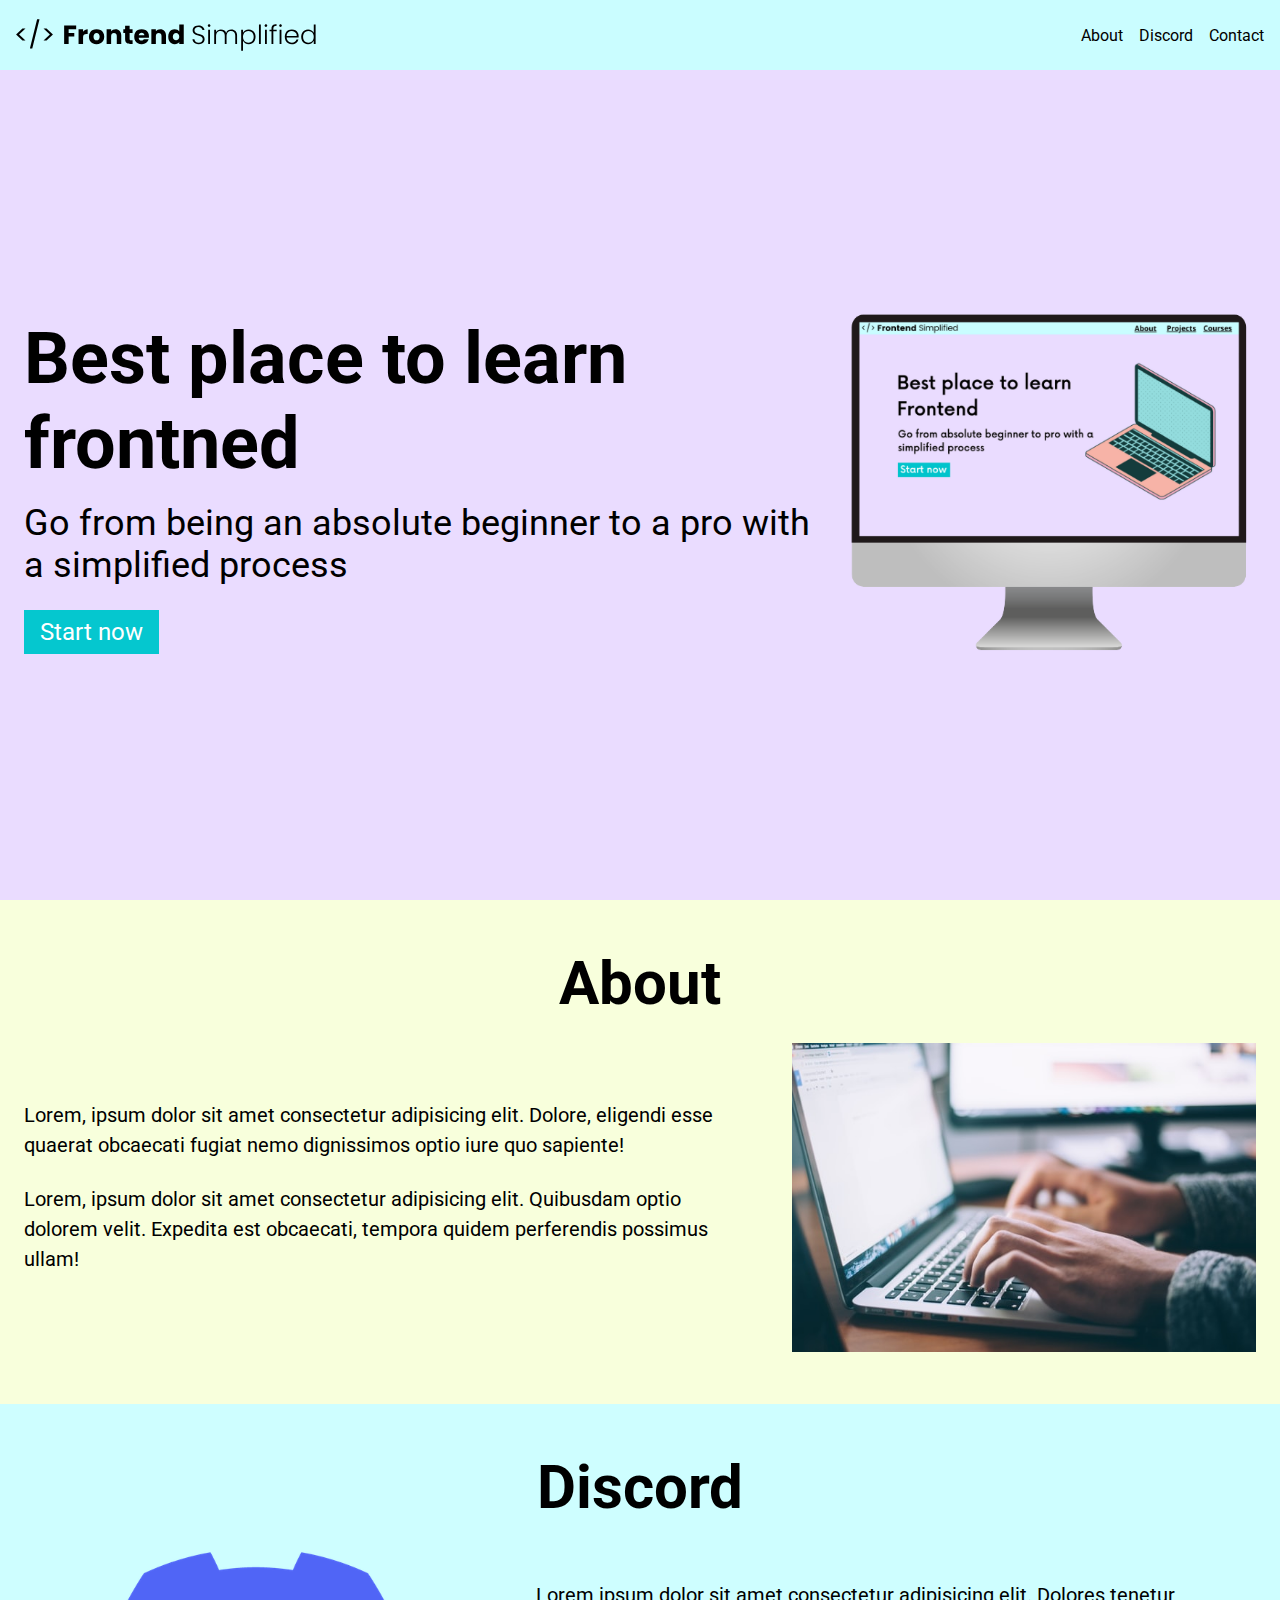
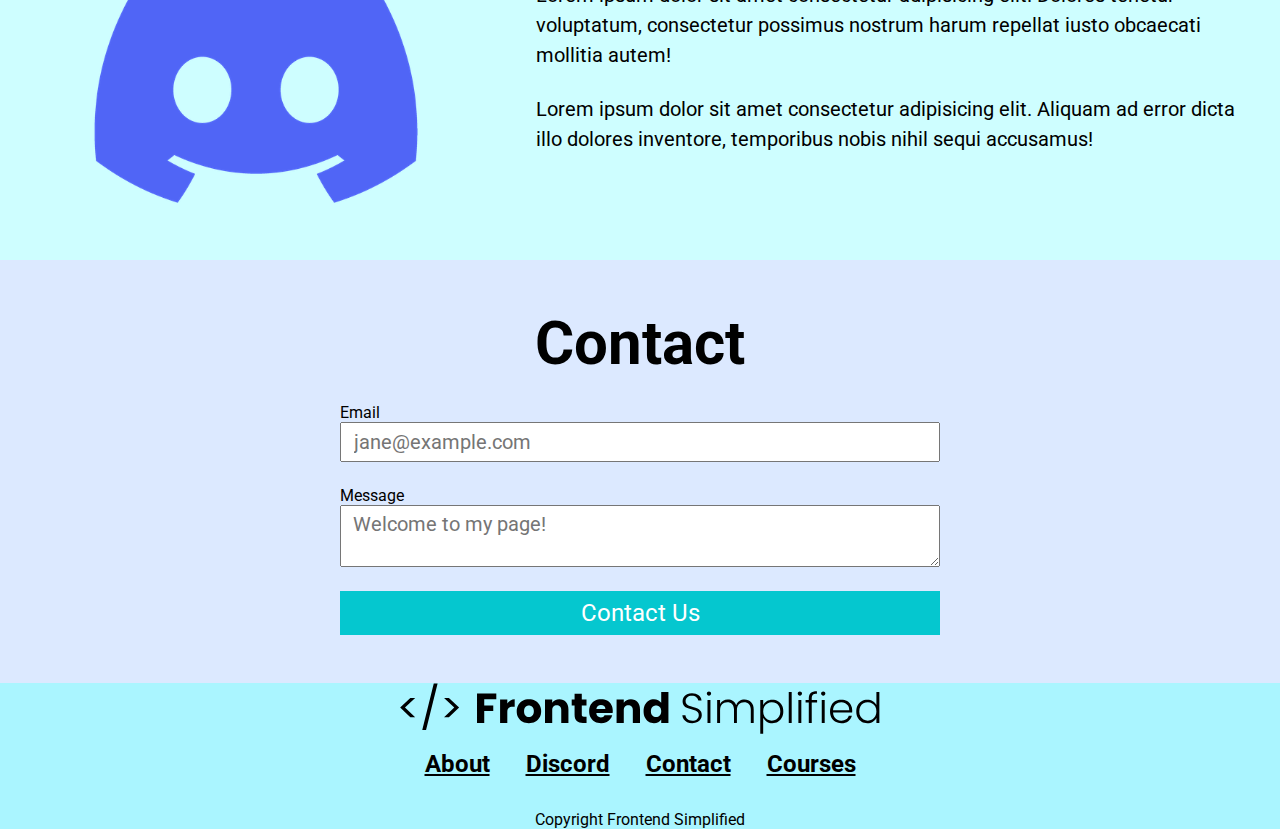
<file: Html practice/index.html>
<!DOCTYPE html>
<html lang="en">
  <head>
    <meta charset="UTF-8" />
    <meta name="viewport" content="width=device-width, initial-scale=1.0" />
    <title>Document</title>
    <link rel="stylesheet" href="styles.css" />
  </head>
  <body>
    <section>
      <nav>
        <img src="./Assets/FES.svg" class="logo" />
        <ul>
          <li><a="#about">About</a</li>
          <li><a="#Discord">Discord</a</li>
          <li><a="#Contact">Contact</a</li>
        </ul>
      </nav>
      <header>
        <div class="row">
          <div>
            <h1>Best place to learn frontned</h1>
            <p class="subheader">
              Go from being an absolute beginner to a pro with a simplified
              process
            </p>
            <button>Start now</button>
          </div>
          <figure>
            <img src="./Assets/laptop.png" alt="Home page image" />
          </figure>
        </div>
      </header>
    </section>

    <main>
      <section id="about">
        <h2>About</h2>
        <div class="row">
        <div class="section__description">
          <div class="section__description--wrapper">
            <p class="section__description--para">
              Lorem, ipsum dolor sit amet consectetur adipisicing elit. Dolore,
              eligendi esse quaerat obcaecati fugiat nemo dignissimos optio iure
              quo sapiente!
            </p>
            <p class="section__description--para">
              Lorem, ipsum dolor sit amet consectetur adipisicing elit.
              Quibusdam optio dolorem velit. Expedita est obcaecati, tempora
              quidem perferendis possimus ullam!
            </p>
          </div>
          <figure class="about__img--wrapper">
            <img src="./Assets/about.jpg" alt="" />
          </figure>
        </div>
    </div>
      </section>

      <section id="Discord">
        <h2>Discord</h2>
        <div class="row">
        <div class="section__description">
        <figure class="about__img--wrapper">
          <img src="./Assets/discord.png" alt="" />
        </figure>
        <div class="section__description--wrapper">
          <p class="section__description--para">
            Lorem ipsum dolor sit amet consectetur adipisicing elit. Dolores
            tenetur voluptatum, consectetur possimus nostrum harum repellat
            iusto obcaecati mollitia autem!
          </p>

          <p class="section__description--para">
            Lorem ipsum dolor sit amet consectetur adipisicing elit. Aliquam ad
            error dicta illo dolores inventore, temporibus nobis nihil sequi
            accusamus!
          </p>
        </div>
    </div>
</div>
      </section>

      <section id="Contact"> 
      <h2>Contact</h2>
      <form action="">
        <span>Email</span>
        <input type="email" placeholder="jane@example.com" />
        <span>Message</span>
        <textarea type="text" placeholder="Welcome to my page!"></textarea>
        <button>Contact Us</button>
      </form>
    </section>

    </main>

    <footer>
      <img class="footer__logo" src="./Assets/FES.svg" alt="" />
      <div class="footer__links">
       <a class="footer__link" href="#About">About</a>
       <a class="footer__link" href="#Discord">Discord</a>
       <a class="footer__link" href="#Contact">Contact</a>
       <a class="footer__link" href="">Courses</a>
        </div>
      <p>Copyright Frontend Simplified</p>
    </footer>

  </body>
</html>
</file>
<file: Html practice/styles.css>
@import url("https://fonts.googleapis.com/css2?family=Roboto:wght@300;400;500;700&display=swap");
* {
  padding: 0;
  margin: 0;
  box-sizing: border-box;
  font-family: 'Roboto', sans-serif;
}


nav{
    height: 70px;
    display: flex;
    justify-content: space-between;
    align-items: center;
    padding: 0 16px;
    background-color: #cafdff;

}

header {
    background: #eadcff;
    height: calc(100vh - 70px);
    padding: 24px;
    display: flex;
    align-items: center;
    justify-content: center;
}

h1 {
    font-size: 72px;
}

.subheader {
    font-size: 36px;
    margin: 16px 0 24px 0;
}

button {
background-color: #05c7cf;
color: white;
border: none;
padding: 8px 16px;
font-size: 24px;
cursor: pointer;

}

a {
    color: black;
    font-size: 24px;
    font-weight: 700;
}

.logo {
    width: 300px;
}

ul {
    display: flex;
}

li {
    list-style-type: none;
    padding-left: 16px;

}


#about,
#Discord,
#Contact,
#footer {
    padding: 48px 0;
    }

#about{
    background-color: #f8ffdc;
}

h2 {
    font-size: 60px;
    text-align: center;
    margin-bottom: 24px;
}

.section__description {
    display: flex;
    justify-content: center;
    align-items: center;
}
.row {
    width: 100%;
    max-width: 1300px;
    display: flex;
    align-items: center;
    justify-content: center;
}

.about__img--wrapper {
    width: 40%;
    padding: 0 24px;
    }

img {
    width: 100%;
}

.section__description--wrapper {
    width: 60%;
    padding: 0 24px;
    }

.section__description--para {
    font-size: 20px;
    line-height: 1.5;
    margin-bottom: 24px;
}


#Discord{
    background-color: #cefeff;
}


#Contact{
    background-color: #dce9ff;
    display: flex;
    flex-direction: column;
    align-items: center;
}

form{
    width: 100%;
    max-width: 600px;
    display: flex;
    flex-direction: column;
    margin-right: 0 auto;
}

input, textarea {
    margin-bottom: 24px;
    font-size: 20px;
    padding: 6px 12px;
}

footer {
    background-color: #aaf5ff;
    display: flex;
    flex-direction: column;
    align-items: center;

}

.footer__logo {
    max-width: 480px;
    margin-bottom: 16px;
}

.footer__links {
    margin-bottom: 32px;
    }

.footer__link {
        padding: 0 16px;
    }
</file>
